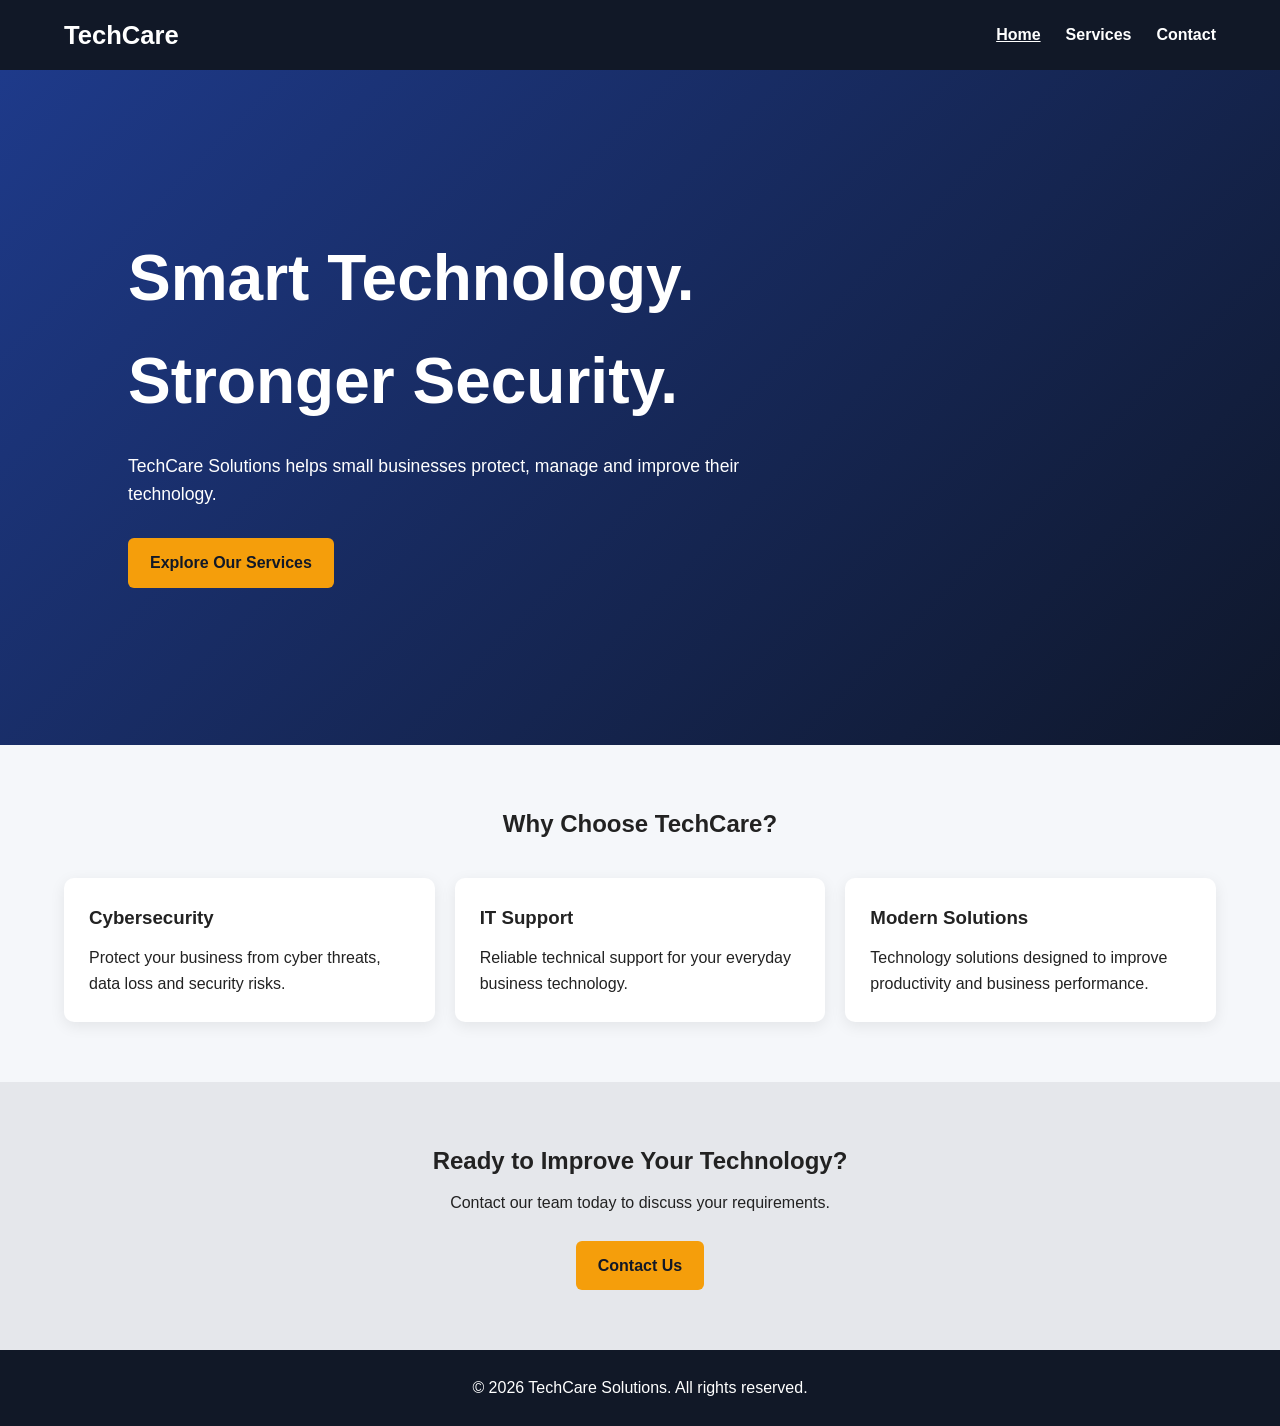
<file: index.html>
<!DOCTYPE html>
<html lang="en">
<head>
    <meta charset="UTF-8">
    <meta name="viewport" content="width=device-width, initial-scale=1.0">
    <meta name="description" content="TechCare Solutions provides professional IT and cybersecurity services.">
    <title>TechCare Solutions | Home</title>
    <link rel="stylesheet" href="style.css">
</head>

<body>

<header>
    <nav class="navbar">
        <a href="index.html" class="logo">TechCare</a>

        <button class="menu-toggle" id="menuToggle" aria-label="Open navigation menu">
            ☰
        </button>

        <ul class="nav-links" id="navLinks">
            <li><a href="index.html" class="active">Home</a></li>
            <li><a href="services.html">Services</a></li>
            <li><a href="contact.html">Contact</a></li>
        </ul>
    </nav>
</header>

<main>

    <section class="hero">
        <div class="hero-content">
            <h1>Smart Technology. Stronger Security.</h1>

            <p>
                TechCare Solutions helps small businesses protect,
                manage and improve their technology.
            </p>

            <a href="services.html" class="btn">Explore Our Services</a>
        </div>
    </section>

    <section class="about">
        <h2>Why Choose TechCare?</h2>

        <div class="card-container">

            <article class="card">
                <h3>Cybersecurity</h3>
                <p>
                    Protect your business from cyber threats,
                    data loss and security risks.
                </p>
            </article>

            <article class="card">
                <h3>IT Support</h3>
                <p>
                    Reliable technical support for your
                    everyday business technology.
                </p>
            </article>

            <article class="card">
                <h3>Modern Solutions</h3>
                <p>
                    Technology solutions designed to improve
                    productivity and business performance.
                </p>
            </article>

        </div>
    </section>

    <section class="cta">
        <h2>Ready to Improve Your Technology?</h2>
        <p>Contact our team today to discuss your requirements.</p>

        <a href="contact.html" class="btn">Contact Us</a>
    </section>

</main>

<footer>
    <p>&copy; 2026 TechCare Solutions. All rights reserved.</p>
</footer>

<script src="script.js"></script>

</body>
</html>
</file>
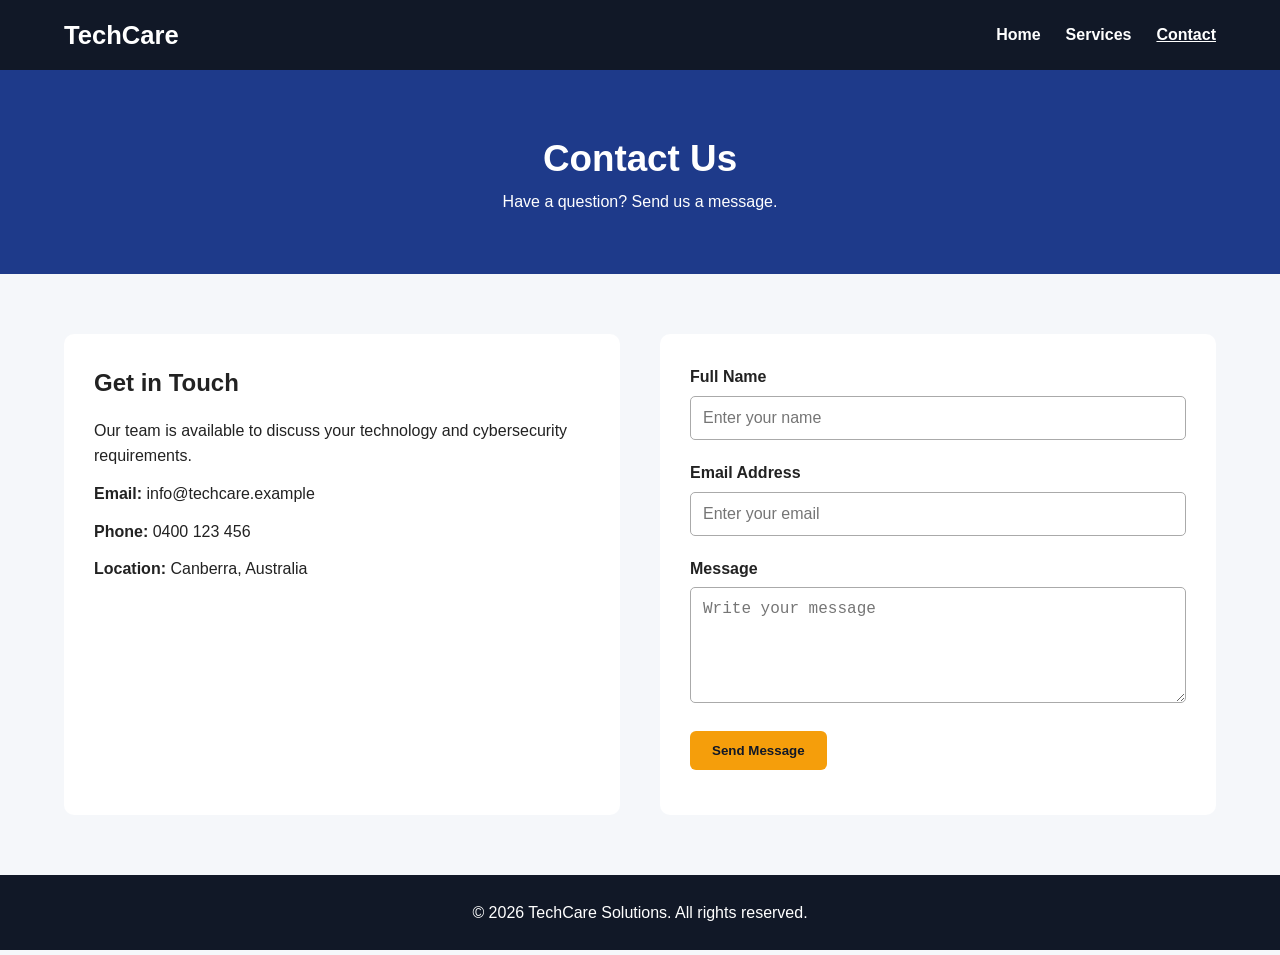
<file: contact.html>
<!DOCTYPE html>
<html lang="en">
<head>
    <meta charset="UTF-8">
    <meta name="viewport" content="width=device-width, initial-scale=1.0">
    <meta name="description" content="Contact TechCare Solutions.">
    <title>TechCare Solutions | Contact</title>
    <link rel="stylesheet" href="style.css">
</head>

<body>

<header>
    <nav class="navbar">

        <a href="index.html" class="logo">TechCare</a>

        <button class="menu-toggle" id="menuToggle" aria-label="Open navigation menu">
            ☰
        </button>

        <ul class="nav-links" id="navLinks">
            <li><a href="index.html">Home</a></li>
            <li><a href="services.html">Services</a></li>
            <li><a href="contact.html" class="active">Contact</a></li>
        </ul>

    </nav>
</header>

<main>

<section class="page-header">
    <h1>Contact Us</h1>
    <p>Have a question? Send us a message.</p>
</section>

<section class="contact-section">

    <div class="contact-info">

        <h2>Get in Touch</h2>

        <p>
            Our team is available to discuss your technology
            and cybersecurity requirements.
        </p>

        <p><strong>Email:</strong> info@techcare.example</p>

        <p><strong>Phone:</strong> 0400 123 456</p>

        <p><strong>Location:</strong> Canberra, Australia</p>

    </div>

    <form id="contactForm">

        <div class="form-group">
            <label for="name">Full Name</label>
            <input
                type="text"
                id="name"
                name="name"
                placeholder="Enter your name"
                required
            >
            <small class="error" id="nameError"></small>
        </div>

        <div class="form-group">
            <label for="email">Email Address</label>

            <input
                type="email"
                id="email"
                name="email"
                placeholder="Enter your email"
                required
            >

            <small class="error" id="emailError"></small>
        </div>

        <div class="form-group">
            <label for="message">Message</label>

            <textarea
                id="message"
                name="message"
                rows="5"
                placeholder="Write your message"
                required
            ></textarea>

            <small class="error" id="messageError"></small>
        </div>

        <button type="submit" class="btn">
            Send Message
        </button>

        <p id="formMessage"></p>

    </form>

</section>

</main>

<footer>
    <p>&copy; 2026 TechCare Solutions. All rights reserved.</p>
</footer>

<script src="script.js"></script>

</body>
</html>
</file>
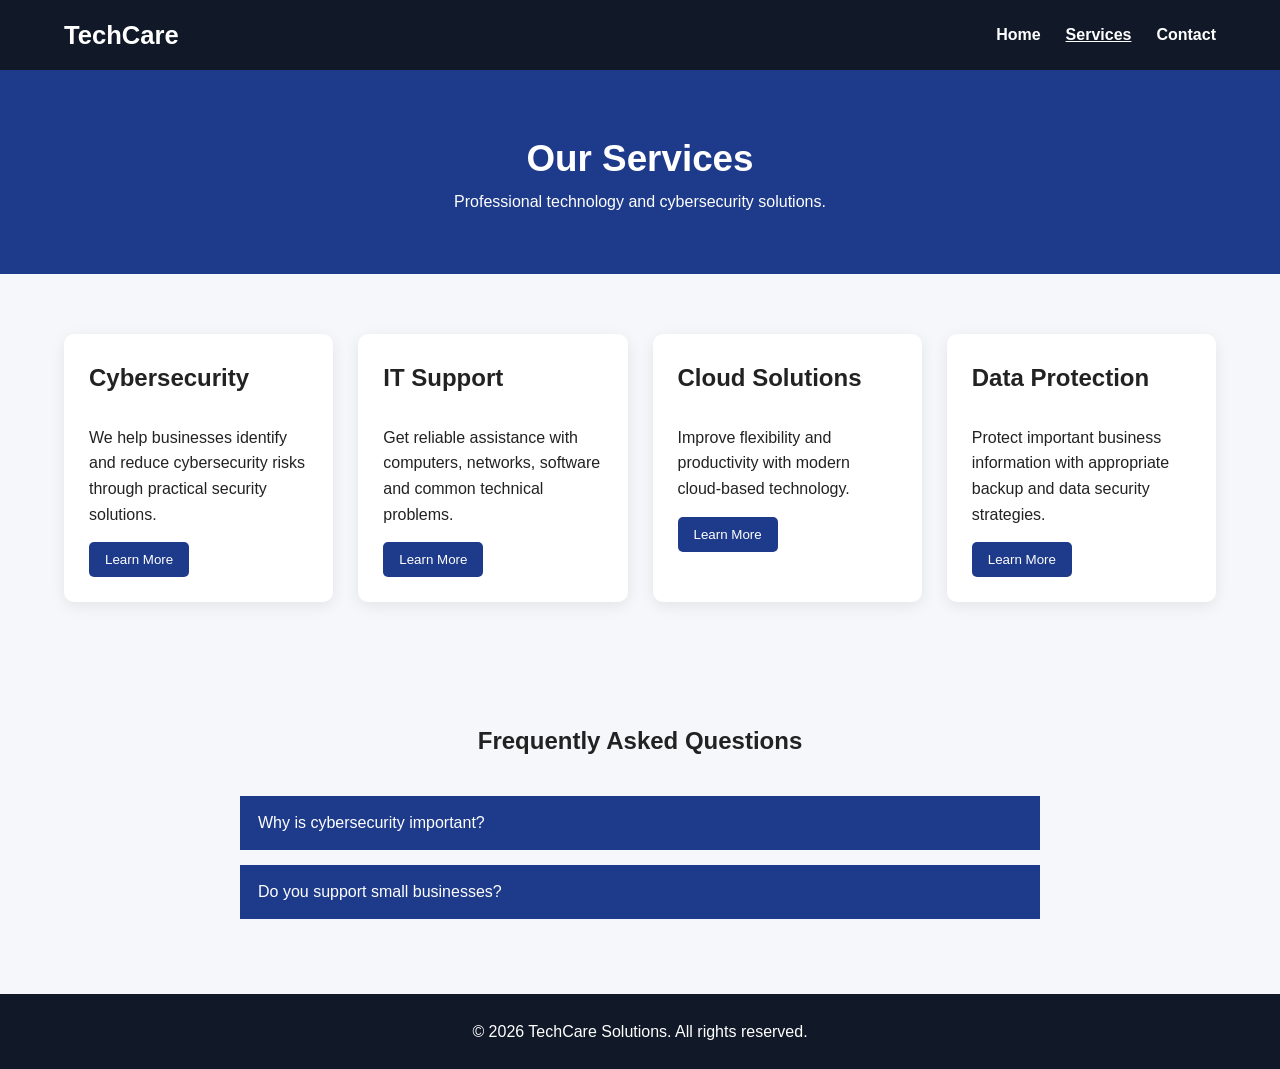
<file: services.html>
<!DOCTYPE html>
<html lang="en">
<head>
    <meta charset="UTF-8">
    <meta name="viewport" content="width=device-width, initial-scale=1.0">
    <meta name="description" content="Technology and cybersecurity services provided by TechCare Solutions.">
    <title>TechCare Solutions | Services</title>
    <link rel="stylesheet" href="style.css">
</head>

<body>

<header>
    <nav class="navbar">

        <a href="index.html" class="logo">TechCare</a>

        <button class="menu-toggle" id="menuToggle" aria-label="Open navigation menu">
            ☰
        </button>

        <ul class="nav-links" id="navLinks">
            <li><a href="index.html">Home</a></li>
            <li><a href="services.html" class="active">Services</a></li>
            <li><a href="contact.html">Contact</a></li>
        </ul>

    </nav>
</header>

<main>

<section class="page-header">
    <h1>Our Services</h1>
    <p>Professional technology and cybersecurity solutions.</p>
</section>

<section class="services">

    <article class="service-card">
        <h2>Cybersecurity</h2>

        <p>
            We help businesses identify and reduce cybersecurity
            risks through practical security solutions.
        </p>

        <button class="learn-more" data-service="Cybersecurity">
            Learn More
        </button>
    </article>

    <article class="service-card">
        <h2>IT Support</h2>

        <p>
            Get reliable assistance with computers, networks,
            software and common technical problems.
        </p>

        <button class="learn-more" data-service="IT Support">
            Learn More
        </button>
    </article>

    <article class="service-card">
        <h2>Cloud Solutions</h2>

        <p>
            Improve flexibility and productivity with
            modern cloud-based technology.
        </p>

        <button class="learn-more" data-service="Cloud Solutions">
            Learn More
        </button>
    </article>

    <article class="service-card">
        <h2>Data Protection</h2>

        <p>
            Protect important business information with
            appropriate backup and data security strategies.
        </p>

        <button class="learn-more" data-service="Data Protection">
            Learn More
        </button>
    </article>

</section>

<section class="faq-section">

    <h2>Frequently Asked Questions</h2>

    <div class="faq">
        <button class="faq-question">
            Why is cybersecurity important?
        </button>

        <div class="faq-answer">
            <p>
                Cybersecurity helps protect business systems,
                information and customers from cyber threats.
            </p>
        </div>
    </div>

    <div class="faq">
        <button class="faq-question">
            Do you support small businesses?
        </button>

        <div class="faq-answer">
            <p>
                Yes. Our services are designed to support
                small and growing businesses.
            </p>
        </div>
    </div>

</section>

</main>

<footer>
    <p>&copy; 2026 TechCare Solutions. All rights reserved.</p>
</footer>

<script src="script.js"></script>

</body>
</html>
</file>
<file: style.css>
/* =========================
   GENERAL STYLES
========================= */

* {
    margin: 0;
    padding: 0;
    box-sizing: border-box;
}

html {
    scroll-behavior: smooth;
}

body {
    font-family: Arial, sans-serif;
    line-height: 1.6;
    background: #f5f7fa;
    color: #222;
}

a {
    text-decoration: none;
}

ul {
    list-style: none;
}

img {
    max-width: 100%;
    display: block;
}

/* =========================
   NAVIGATION
========================= */

header {
    background: #111827;
    position: sticky;
    top: 0;
    z-index: 1000;
}

.navbar {
    width: 90%;
    max-width: 1200px;
    margin: auto;
    min-height: 70px;

    display: flex;
    justify-content: space-between;
    align-items: center;
}

.logo {
    color: white;
    font-size: 1.6rem;
    font-weight: bold;
}

.nav-links {
    display: none;
    flex-direction: column;
    position: absolute;
    top: 70px;
    left: 0;
    width: 100%;
    background: #111827;
    padding: 20px;
    gap: 15px;
}

.nav-links.show {
    display: flex;
}

.nav-links a {
    color: white;
    font-weight: bold;
}

.nav-links a:hover,
.nav-links a.active {
    text-decoration: underline;
}

.menu-toggle {
    background: none;
    border: none;
    color: white;
    font-size: 1.8rem;
    cursor: pointer;
}

/* =========================
   HERO
========================= */

.hero {
    min-height: 70vh;
    display: flex;
    align-items: center;
    padding: 60px 5%;

    background: linear-gradient(
        135deg,
        #1e3a8a,
        #0f172a
    );

    color: white;
}

.hero-content {
    max-width: 700px;
}

.hero h1 {
    font-size: 2.5rem;
    margin-bottom: 20px;
}

.hero p {
    font-size: 1.1rem;
    margin-bottom: 30px;
}

/* =========================
   BUTTON
========================= */

.btn {
    display: inline-block;
    background: #f59e0b;
    color: #111827;
    padding: 12px 22px;
    border-radius: 6px;
    font-weight: bold;
    border: none;
    cursor: pointer;
}

.btn:hover {
    transform: translateY(-2px);
}

/* =========================
   SECTIONS
========================= */

.about,
.services,
.faq-section,
.contact-section {
    width: 90%;
    max-width: 1200px;
    margin: auto;
    padding: 60px 0;
}

.about h2,
.faq-section h2 {
    text-align: center;
    margin-bottom: 35px;
}

/* =========================
   CARDS
========================= */

.card-container {
    display: grid;
    gap: 20px;
}

.card,
.service-card {
    background: white;
    padding: 25px;
    border-radius: 10px;
    box-shadow: 0 4px 15px rgba(0, 0, 0, 0.08);
}

.card h3,
.service-card h2 {
    margin-bottom: 12px;
}

.service-card {
    display: flex;
    flex-direction: column;
    gap: 15px;
}

.learn-more {
    align-self: flex-start;
    padding: 10px 16px;
    border: none;
    background: #1e3a8a;
    color: white;
    border-radius: 5px;
    cursor: pointer;
}

.learn-more:hover {
    background: #111827;
}

/* =========================
   PAGE HEADER
========================= */

.page-header {
    text-align: center;
    padding: 60px 5%;
    background: #1e3a8a;
    color: white;
}

.page-header h1 {
    font-size: 2.3rem;
}

/* =========================
   CTA
========================= */

.cta {
    text-align: center;
    padding: 60px 5%;
    background: #e5e7eb;
}

.cta h2 {
    margin-bottom: 10px;
}

.cta p {
    margin-bottom: 25px;
}

/* =========================
   FAQ
========================= */

.faq {
    max-width: 800px;
    margin: 15px auto;
}

.faq-question {
    width: 100%;
    padding: 18px;
    border: none;
    background: #1e3a8a;
    color: white;
    text-align: left;
    font-size: 1rem;
    cursor: pointer;
}

.faq-answer {
    display: none;
    background: white;
    padding: 18px;
}

.faq-answer.show {
    display: block;
}

/* =========================
   CONTACT
========================= */

.contact-section {
    display: grid;
    gap: 40px;
}

.contact-info {
    background: white;
    padding: 30px;
    border-radius: 10px;
}

.contact-info h2 {
    margin-bottom: 15px;
}

.contact-info p {
    margin-bottom: 12px;
}

form {
    background: white;
    padding: 30px;
    border-radius: 10px;
}

.form-group {
    margin-bottom: 20px;
}

label {
    display: block;
    margin-bottom: 6px;
    font-weight: bold;
}

input,
textarea {
    width: 100%;
    padding: 12px;
    border: 1px solid #aaa;
    border-radius: 5px;
    font-size: 1rem;
}

input:focus,
textarea:focus {
    outline: 3px solid #93c5fd;
}

.error {
    color: #b91c1c;
    display: block;
    margin-top: 5px;
}

#formMessage {
    margin-top: 15px;
    font-weight: bold;
}

/* =========================
   FOOTER
========================= */

footer {
    text-align: center;
    background: #111827;
    color: white;
    padding: 25px;
}

/* =========================
   TABLET
========================= */

@media (min-width: 600px) {

    .nav-links {
        position: static;
        display: flex;
        flex-direction: row;
        width: auto;
        padding: 0;
        gap: 25px;
    }

    .menu-toggle {
        display: none;
    }

    .hero h1 {
        font-size: 3.5rem;
    }

    .card-container {
        grid-template-columns: repeat(3, 1fr);
    }

    .services {
        grid-template-columns: repeat(2, 1fr);
        display: grid;
        gap: 25px;
    }

    .contact-section {
        grid-template-columns: 1fr 1fr;
    }
}

/* =========================
   DESKTOP
========================= */

@media (min-width: 1000px) {

    .hero {
        min-height: 75vh;
        padding-left: 10%;
    }

    .hero h1 {
        font-size: 4rem;
    }

    .services {
        grid-template-columns: repeat(4, 1fr);
    }
}
</file>
